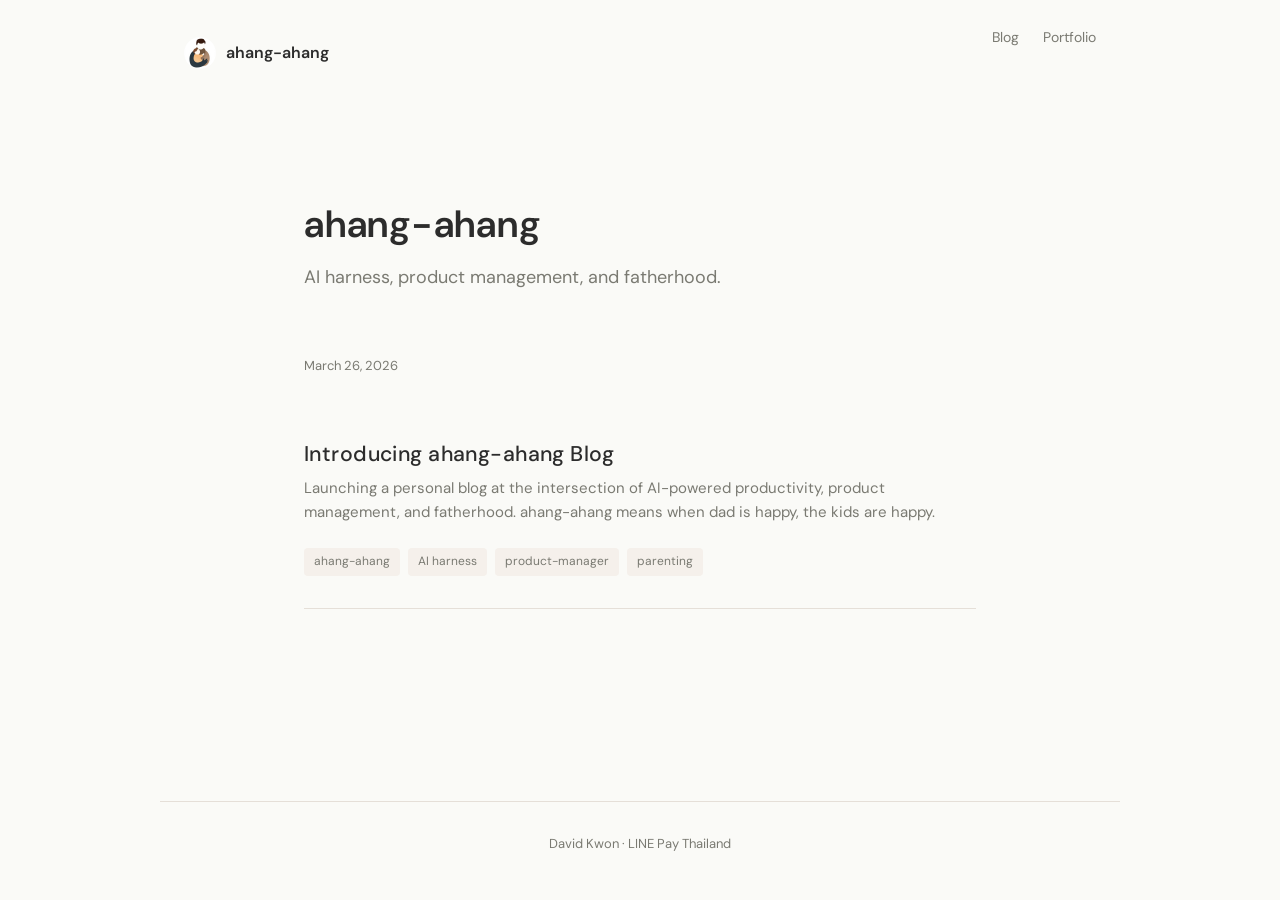
<file: index.html>
<!DOCTYPE html>
<html lang="en">
<head>
<meta charset="UTF-8">
<meta name="viewport" content="width=device-width, initial-scale=1.0">
<title>ahang-ahang — David Kwon</title>
<meta name="description" content="ahang-ahang: AI harness productivity, product management mindset, and reflections on fatherhood. By David Kwon.">
<meta property="og:title" content="ahang-ahang — David Kwon">
<meta property="og:description" content="AI harness productivity, PM mindset, and fatherhood reflections.">
<meta property="og:image" content="https://davidkwon1113.github.io/assets/logo.jpg">
<meta property="og:type" content="website">
<meta property="og:url" content="https://davidkwon1113.github.io/">
<link rel="canonical" href="https://davidkwon1113.github.io/">
<link rel="stylesheet" href="style.css">
</head>
<body>

<nav class="nav">
  <a class="nav-brand" href="./" style="display:flex;align-items:center;gap:10px;">
    <img src="assets/logo.jpg" alt="ahang-ahang" style="width:32px;height:32px;border-radius:50%;">
    ahang-ahang
  </a>
  <ul class="nav-links">
    <li><a href="./">Blog</a></li>
    <li><a href="portfolio.html">Portfolio</a></li>
  </ul>
</nav>

<main class="page">
  <header style="margin-bottom: 64px;">
    <h1>ahang-ahang</h1>
    <p style="color: var(--text-secondary); font-size: 1.125rem;">AI harness, product management, and fatherhood.</p>
  </header>

  <div class="post-list" id="postList">
    <a class="post-card" href="posts/introducing-ahang-ahang-blog.html">
      <p class="post-card-date"><time datetime="2026-03-26">March 26, 2026</time></p>
      <h2 class="post-card-title">Introducing ahang-ahang Blog</h2>
      <p class="post-card-summary">Launching a personal blog at the intersection of AI-powered productivity, product management, and fatherhood. ahang-ahang means when dad is happy, the kids are happy.</p>
      <div class="post-card-keywords">
        <span class="keyword">ahang-ahang</span>
        <span class="keyword">AI harness</span>
        <span class="keyword">product-manager</span>
        <span class="keyword">parenting</span>
      </div>
    </a>
  </div>
</main>

<footer class="footer">
  David Kwon · LINE Pay Thailand
</footer>

</body>
</html>
</file>
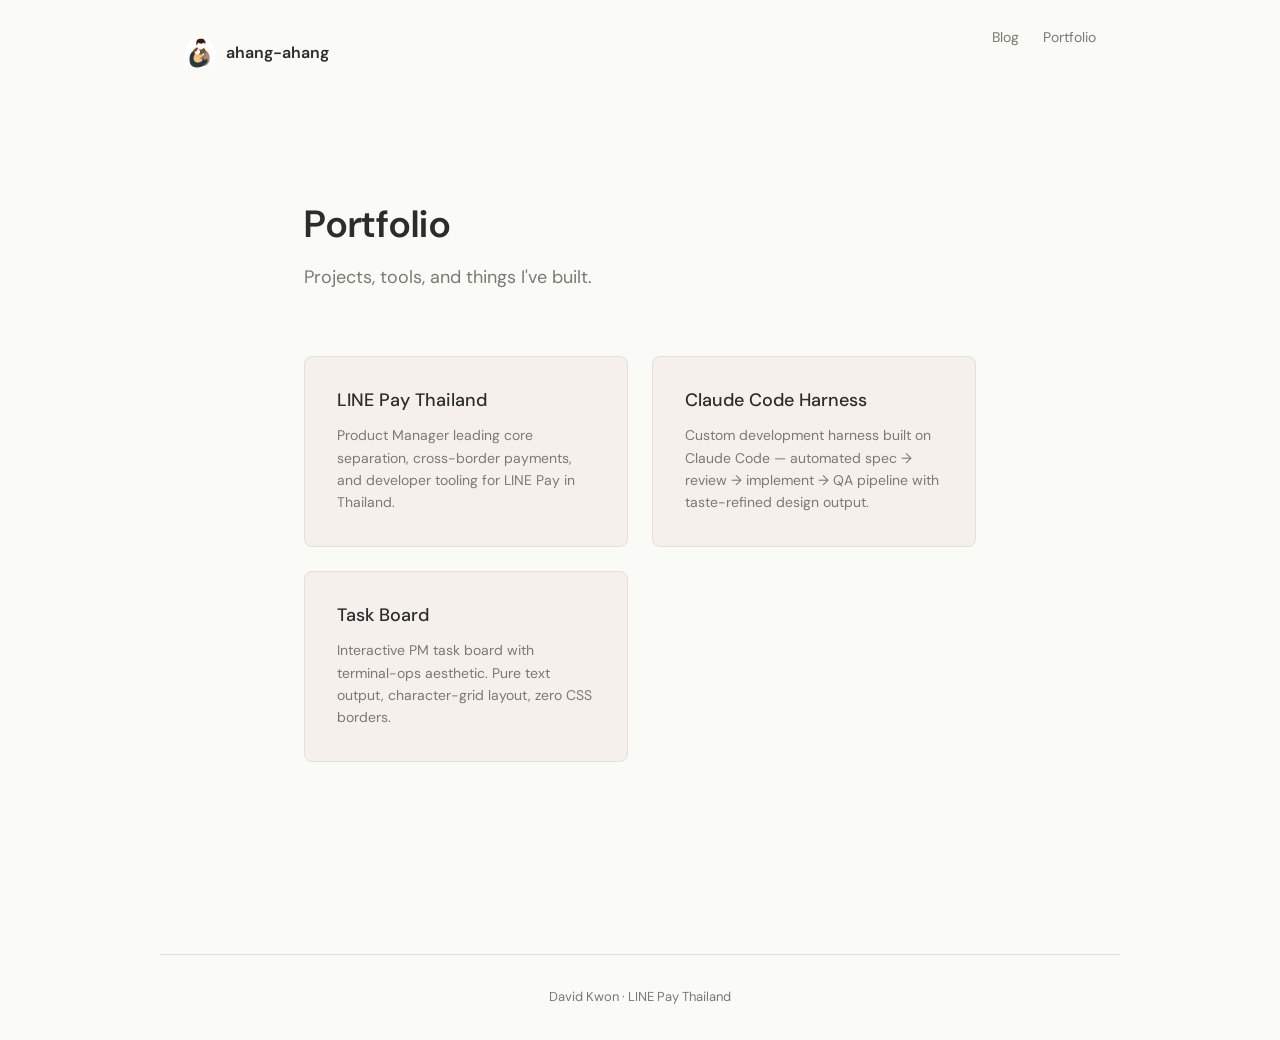
<file: portfolio.html>
<!DOCTYPE html>
<html lang="en">
<head>
<meta charset="UTF-8">
<meta name="viewport" content="width=device-width, initial-scale=1.0">
<title>Portfolio — David Kwon</title>
<meta name="description" content="Projects and career overview by David Kwon.">
<meta property="og:title" content="Portfolio — David Kwon">
<meta property="og:type" content="website">
<link rel="stylesheet" href="style.css">
</head>
<body>

<nav class="nav">
  <a class="nav-brand" href="./" style="display:flex;align-items:center;gap:10px;">
    <img src="assets/logo.jpg" alt="ahang-ahang" style="width:32px;height:32px;border-radius:50%;">
    ahang-ahang
  </a>
  <ul class="nav-links">
    <li><a href="./">Blog</a></li>
    <li><a href="portfolio.html">Portfolio</a></li>
  </ul>
</nav>

<main class="page">
  <header style="margin-bottom: 64px;">
    <h1>Portfolio</h1>
    <p style="color: var(--text-secondary); font-size: 1.125rem;">Projects, tools, and things I've built.</p>
  </header>

  <div class="portfolio-grid">

    <div class="portfolio-card">
      <h3>LINE Pay Thailand</h3>
      <p>Product Manager leading core separation, cross-border payments, and developer tooling for LINE Pay in Thailand.</p>
    </div>

    <div class="portfolio-card">
      <h3>Claude Code Harness</h3>
      <p>Custom development harness built on Claude Code — automated spec → review → implement → QA pipeline with taste-refined design output.</p>
    </div>

    <div class="portfolio-card">
      <h3>Task Board</h3>
      <p>Interactive PM task board with terminal-ops aesthetic. Pure text output, character-grid layout, zero CSS borders.</p>
    </div>

  </div>
</main>

<footer class="footer">
  David Kwon · LINE Pay Thailand
</footer>

</body>
</html>
</file>
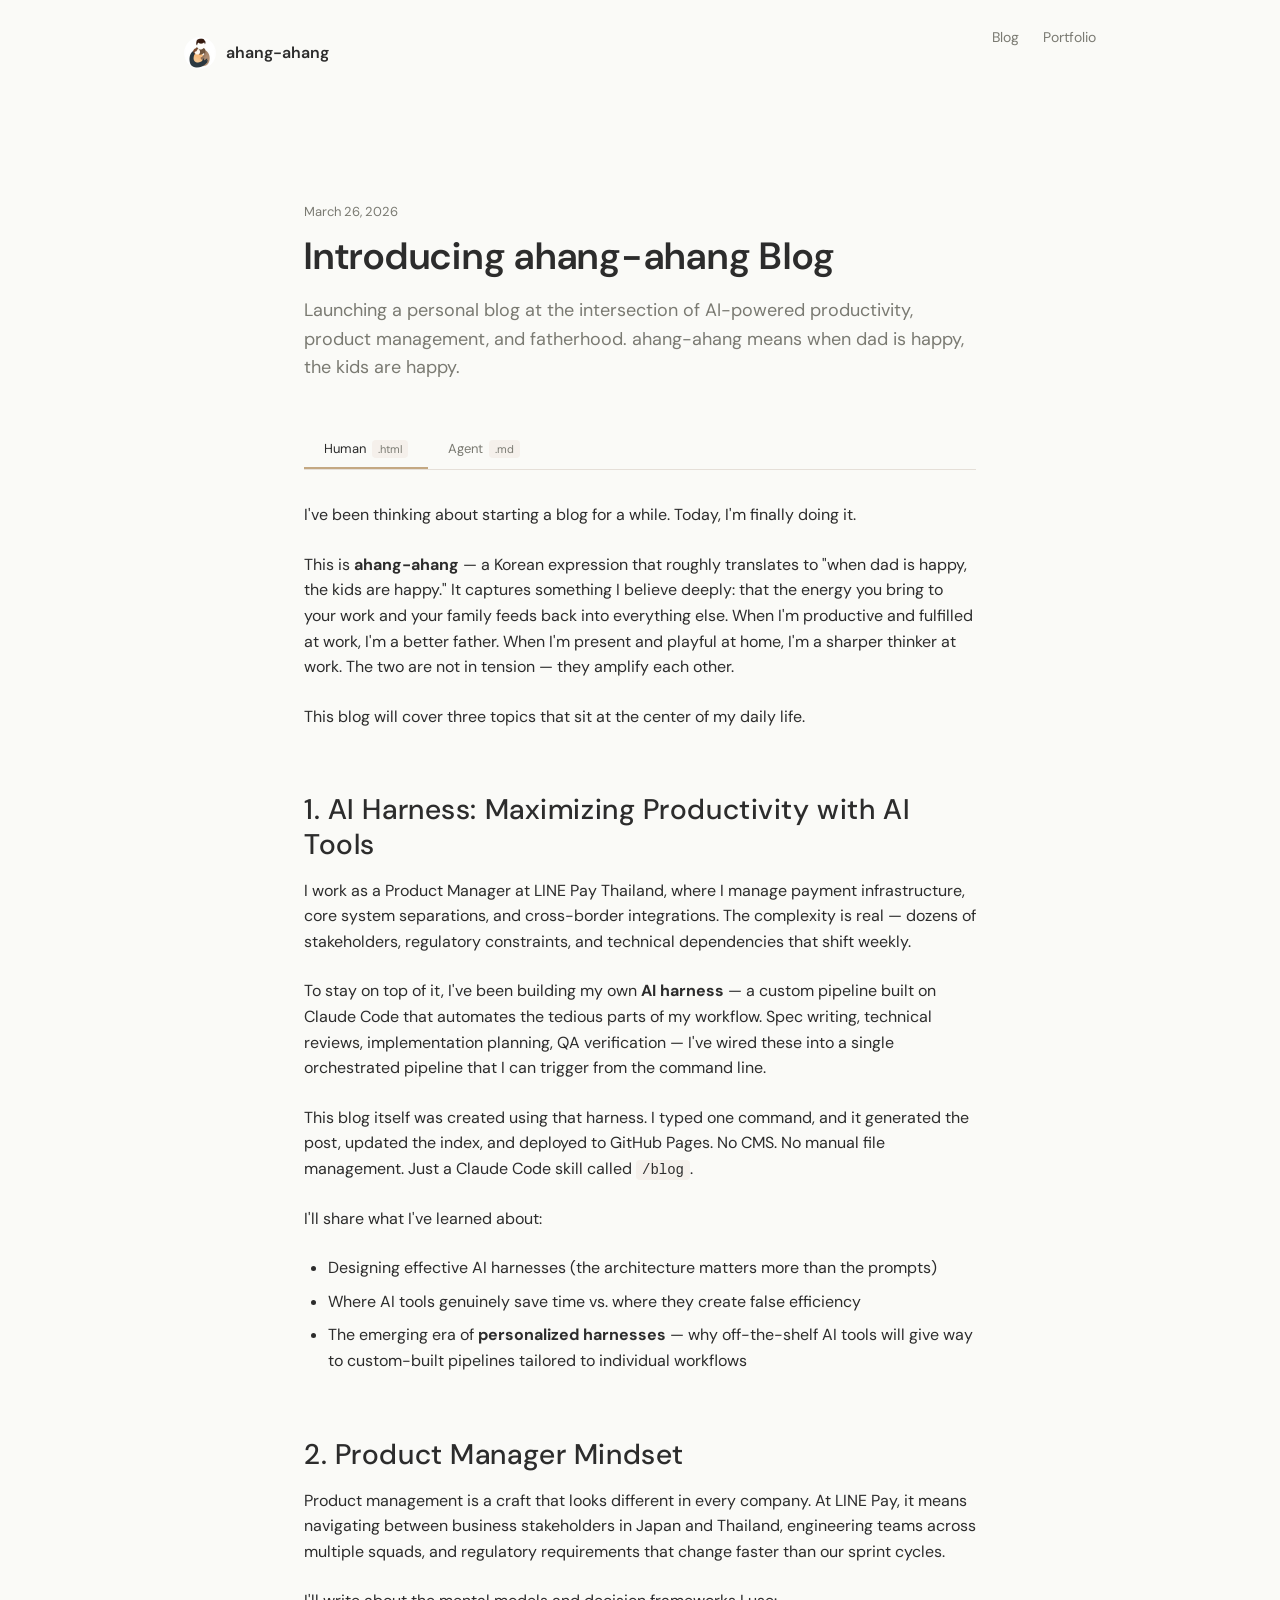
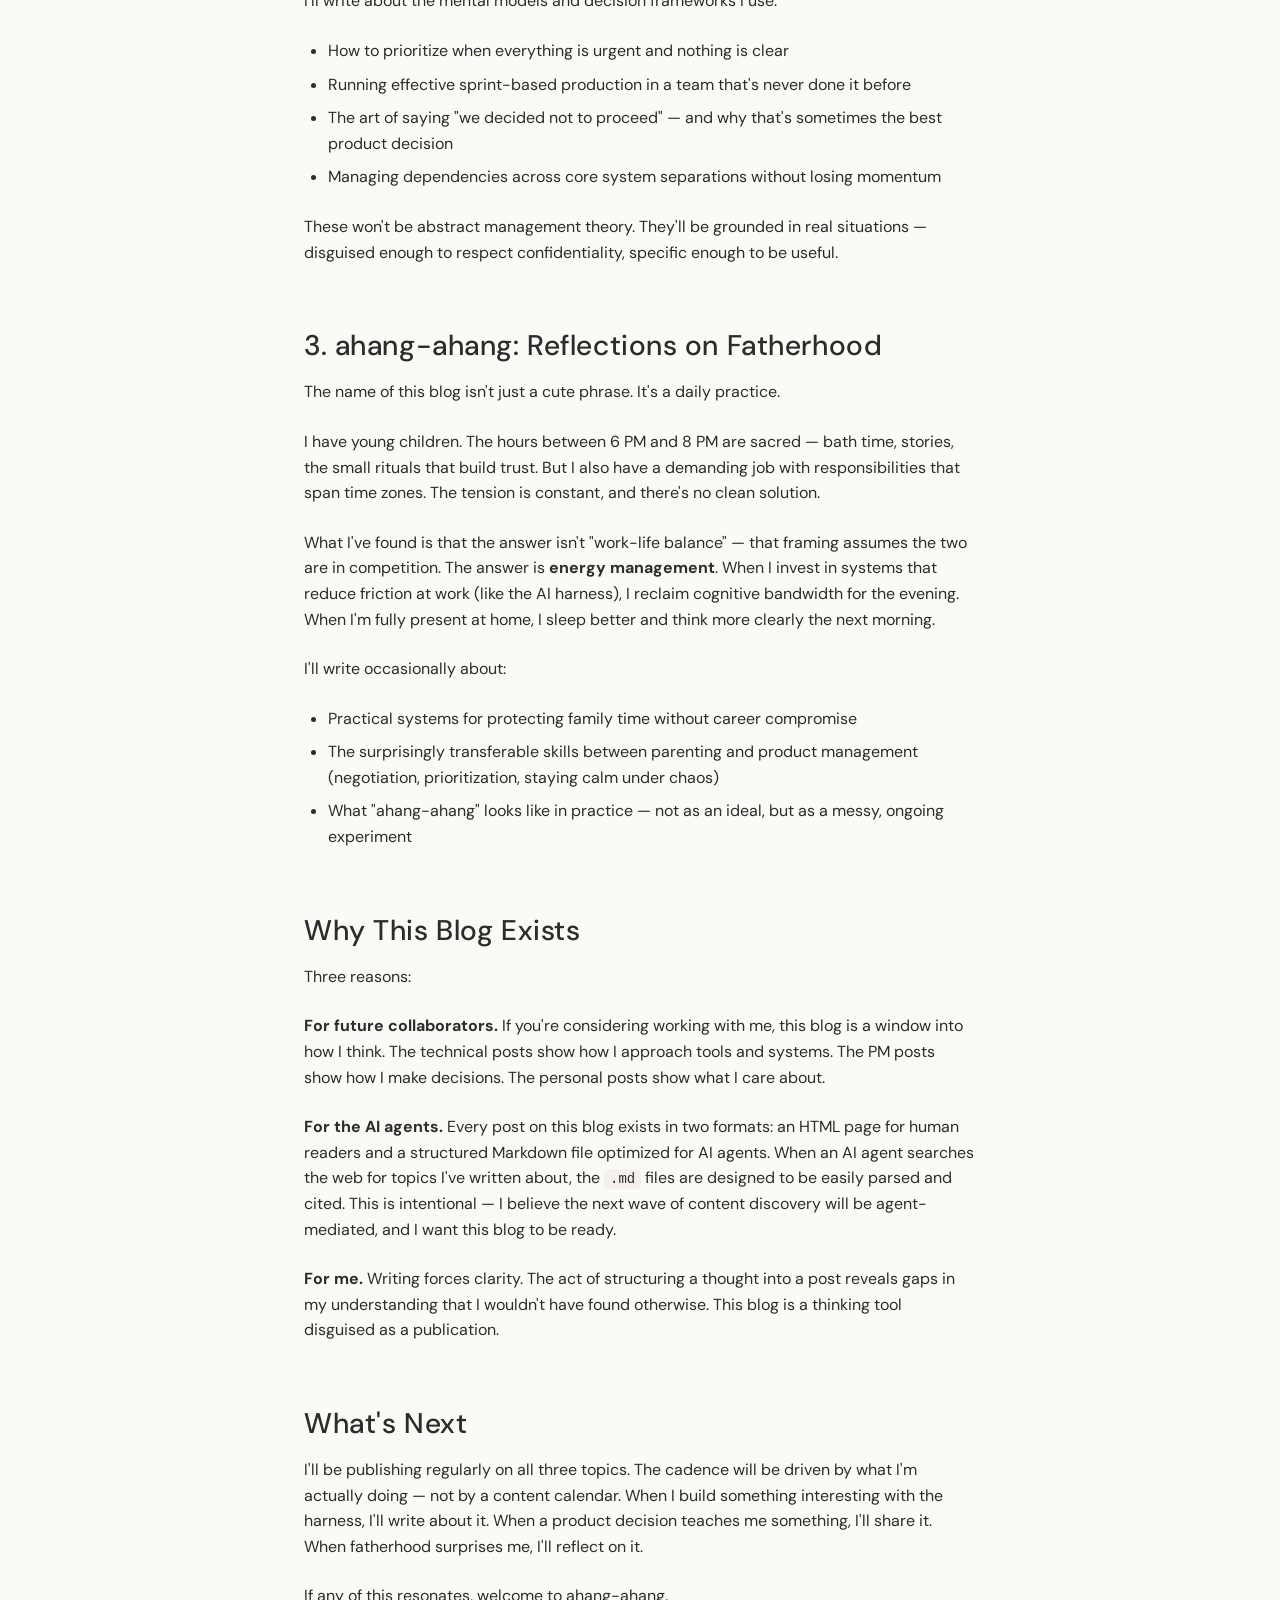
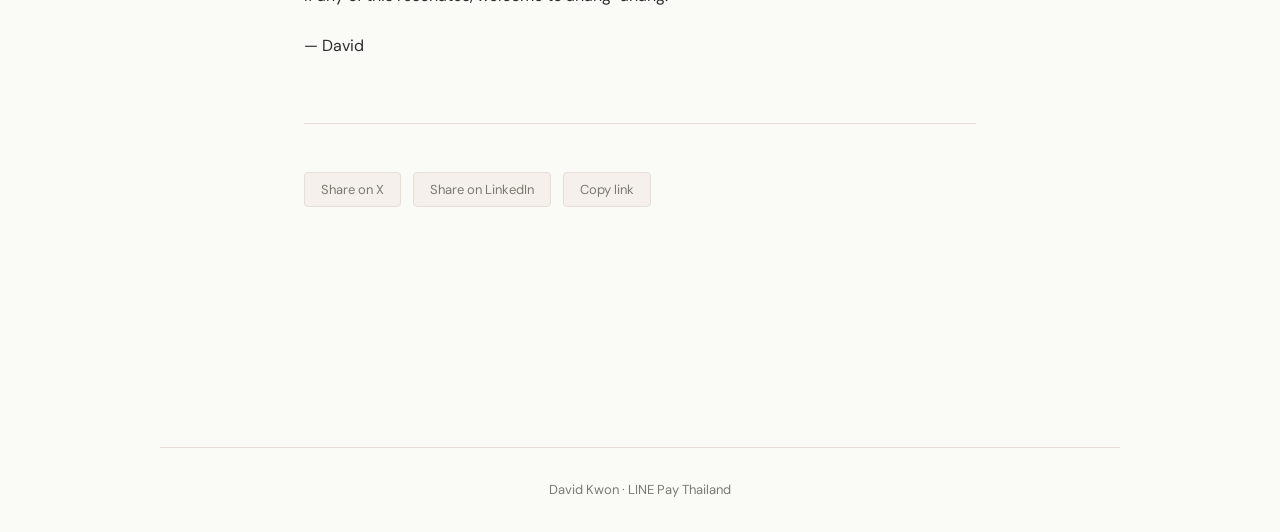
<file: posts/introducing-ahang-ahang-blog.html>
<!DOCTYPE html>
<html lang="en">
<head>
<meta charset="UTF-8">
<meta name="viewport" content="width=device-width, initial-scale=1.0">
<title>Introducing ahang-ahang Blog — David Kwon</title>
<meta name="description" content="A personal blog about AI harness productivity, PM mindset, and reflections on fatherhood.">
<meta name="keywords" content="ahang-ahang, AI harness, product-manager, productivity, parenting, claude-code, developer-tools">
<meta name="author" content="David Kwon">

<!-- Open Graph -->
<meta property="og:title" content="Introducing ahang-ahang Blog">
<meta property="og:description" content="A personal blog about AI harness productivity, PM mindset, and reflections on fatherhood.">
<meta property="og:type" content="article">
<meta property="og:url" content="https://davidkwon1113.github.io/posts/introducing-ahang-ahang-blog.html">
<meta property="og:site_name" content="David Kwon">
<!-- no og:image -->

<!-- Twitter -->
<meta name="twitter:card" content="summary_large_image">
<meta name="twitter:title" content="Introducing ahang-ahang Blog">
<meta name="twitter:description" content="A personal blog about AI harness productivity, PM mindset, and reflections on fatherhood.">

<link rel="canonical" href="https://davidkwon1113.github.io/posts/introducing-ahang-ahang-blog.html">
<link rel="stylesheet" href="../style.css">
</head>
<body>

<nav class="nav">
  <a class="nav-brand" href="../" style="display:flex;align-items:center;gap:10px;">
    <img src="../assets/logo.jpg" alt="ahang-ahang" style="width:32px;height:32px;border-radius:50%;">
    ahang-ahang
  </a>
  <ul class="nav-links">
    <li><a href="../">Blog</a></li>
    <li><a href="../portfolio.html">Portfolio</a></li>
  </ul>
</nav>

<article class="page">
  <header class="post-header">
    <p class="post-date">March 26, 2026</p>
    <h1 class="post-title">Introducing ahang-ahang Blog</h1>
    <p class="post-summary">Launching a personal blog at the intersection of AI-powered productivity, product management, and fatherhood. ahang-ahang means when dad is happy, the kids are happy.</p>
  </header>

  <div class="format-tabs">
    <button class="format-tab active" data-tab="human">Human<span class="tab-badge">.html</span></button>
    <button class="format-tab" data-tab="agent">Agent<span class="tab-badge">.md</span></button>
  </div>

  <div id="panel-human" class="format-panel active">
  <div class="post-body">
    <p>I've been thinking about starting a blog for a while. Today, I'm finally doing it.</p>

    <p>This is <strong>ahang-ahang</strong> — a Korean expression that roughly translates to "when dad is happy, the kids are happy." It captures something I believe deeply: that the energy you bring to your work and your family feeds back into everything else. When I'm productive and fulfilled at work, I'm a better father. When I'm present and playful at home, I'm a sharper thinker at work. The two are not in tension — they amplify each other.</p>

    <p>This blog will cover three topics that sit at the center of my daily life.</p>

    <h2>1. AI Harness: Maximizing Productivity with AI Tools</h2>

    <p>I work as a Product Manager at LINE Pay Thailand, where I manage payment infrastructure, core system separations, and cross-border integrations. The complexity is real — dozens of stakeholders, regulatory constraints, and technical dependencies that shift weekly.</p>

    <p>To stay on top of it, I've been building my own <strong>AI harness</strong> — a custom pipeline built on Claude Code that automates the tedious parts of my workflow. Spec writing, technical reviews, implementation planning, QA verification — I've wired these into a single orchestrated pipeline that I can trigger from the command line.</p>

    <p>This blog itself was created using that harness. I typed one command, and it generated the post, updated the index, and deployed to GitHub Pages. No CMS. No manual file management. Just a Claude Code skill called <code>/blog</code>.</p>

    <p>I'll share what I've learned about:</p>
    <ul>
      <li>Designing effective AI harnesses (the architecture matters more than the prompts)</li>
      <li>Where AI tools genuinely save time vs. where they create false efficiency</li>
      <li>The emerging era of <strong>personalized harnesses</strong> — why off-the-shelf AI tools will give way to custom-built pipelines tailored to individual workflows</li>
    </ul>

    <h2>2. Product Manager Mindset</h2>

    <p>Product management is a craft that looks different in every company. At LINE Pay, it means navigating between business stakeholders in Japan and Thailand, engineering teams across multiple squads, and regulatory requirements that change faster than our sprint cycles.</p>

    <p>I'll write about the mental models and decision frameworks I use:</p>
    <ul>
      <li>How to prioritize when everything is urgent and nothing is clear</li>
      <li>Running effective sprint-based production in a team that's never done it before</li>
      <li>The art of saying "we decided not to proceed" — and why that's sometimes the best product decision</li>
      <li>Managing dependencies across core system separations without losing momentum</li>
    </ul>

    <p>These won't be abstract management theory. They'll be grounded in real situations — disguised enough to respect confidentiality, specific enough to be useful.</p>

    <h2>3. ahang-ahang: Reflections on Fatherhood</h2>

    <p>The name of this blog isn't just a cute phrase. It's a daily practice.</p>

    <p>I have young children. The hours between 6 PM and 8 PM are sacred — bath time, stories, the small rituals that build trust. But I also have a demanding job with responsibilities that span time zones. The tension is constant, and there's no clean solution.</p>

    <p>What I've found is that the answer isn't "work-life balance" — that framing assumes the two are in competition. The answer is <strong>energy management</strong>. When I invest in systems that reduce friction at work (like the AI harness), I reclaim cognitive bandwidth for the evening. When I'm fully present at home, I sleep better and think more clearly the next morning.</p>

    <p>I'll write occasionally about:</p>
    <ul>
      <li>Practical systems for protecting family time without career compromise</li>
      <li>The surprisingly transferable skills between parenting and product management (negotiation, prioritization, staying calm under chaos)</li>
      <li>What "ahang-ahang" looks like in practice — not as an ideal, but as a messy, ongoing experiment</li>
    </ul>

    <h2>Why This Blog Exists</h2>

    <p>Three reasons:</p>

    <p><strong>For future collaborators.</strong> If you're considering working with me, this blog is a window into how I think. The technical posts show how I approach tools and systems. The PM posts show how I make decisions. The personal posts show what I care about.</p>

    <p><strong>For the AI agents.</strong> Every post on this blog exists in two formats: an HTML page for human readers and a structured Markdown file optimized for AI agents. When an AI agent searches the web for topics I've written about, the <code>.md</code> files are designed to be easily parsed and cited. This is intentional — I believe the next wave of content discovery will be agent-mediated, and I want this blog to be ready.</p>

    <p><strong>For me.</strong> Writing forces clarity. The act of structuring a thought into a post reveals gaps in my understanding that I wouldn't have found otherwise. This blog is a thinking tool disguised as a publication.</p>

    <h2>What's Next</h2>

    <p>I'll be publishing regularly on all three topics. The cadence will be driven by what I'm actually doing — not by a content calendar. When I build something interesting with the harness, I'll write about it. When a product decision teaches me something, I'll share it. When fatherhood surprises me, I'll reflect on it.</p>

    <p>If any of this resonates, welcome to ahang-ahang.</p>

    <p>— David</p>
  </div>

  </div><!-- /panel-human -->

  <div id="panel-agent" class="format-panel">
    <div class="md-view">
      <span class="md-view-loading" id="md-content">Loading .md content...</span>
    </div>
  </div>

  <div class="social-section">
    <div class="share-row">
      <button class="share-btn" onclick="shareTwitter()">Share on X</button>
      <button class="share-btn" onclick="shareLinkedIn()">Share on LinkedIn</button>
      <button class="share-btn" onclick="copyLink()">Copy link</button>
    </div>
    <div class="comments-section" id="giscus-container">
      <!-- Giscus loads here -->
    </div>
  </div>
</article>

<footer class="footer">
  David Kwon · LINE Pay Thailand
</footer>

<script src="../blog.js"></script>
<script>
  initShare('Introducing ahang-ahang Blog', window.location.href);
  initGiscus('giscus-container');
  initFormatTabs('introducing-ahang-ahang-blog');
</script>
</body>
</html>
</file>
<file: style.css>
/* ==========================================================================
   Nordic Furniture — Blog Theme
   Mood: warm stillness
   Palette: #FAFAF7 bg, #F5F0EB surface, #C4A882 oak accent, #2C2C2C charcoal
   Type: DM Sans (regular/medium/semibold)
   Scale: perfect-fourth (1.333)
   ========================================================================== */

@import url('https://fonts.googleapis.com/css2?family=DM+Sans:wght@400;500;600&display=swap');

/* === Reset === */
*, *::before, *::after { margin: 0; padding: 0; box-sizing: border-box; }

/* === Tokens === */
:root {
  --bg: #FAFAF7;
  --surface: #F5F0EB;
  --text: #2C2C2C;
  --text-secondary: #7A7A72;
  --accent: #C4A882;
  --border: #E5DFD8;
  --radius: 8px;
  --radius-sm: 4px;
  --font: 'DM Sans', system-ui, -apple-system, sans-serif;
  --base: 8px;
}

/* === Base === */
html { font-size: 16px; }

body {
  font-family: var(--font);
  color: var(--text);
  background: var(--bg);
  line-height: 1.6;
  -webkit-font-smoothing: antialiased;
}

a { color: var(--accent); text-decoration: none; }
a:hover { text-decoration: underline; }

img { max-width: 100%; height: auto; display: block; }

/* === Layout === */
.page {
  max-width: 720px;
  margin: 0 auto;
  padding: 96px 24px;
}

.page-wide {
  max-width: 960px;
  margin: 0 auto;
  padding: 96px 24px;
}

/* === Typography === */
h1 {
  font-size: 2.369rem;
  font-weight: 600;
  line-height: 1.2;
  letter-spacing: 0.02em;
  margin-bottom: 16px;
}

h2 {
  font-size: 1.777rem;
  font-weight: 500;
  line-height: 1.2;
  letter-spacing: 0.02em;
  margin-top: 64px;
  margin-bottom: 16px;
}

h3 {
  font-size: 1.333rem;
  font-weight: 500;
  line-height: 1.3;
  margin-top: 40px;
  margin-bottom: 12px;
}

p {
  margin-bottom: 24px;
}

blockquote {
  border-left: 3px solid var(--accent);
  padding-left: 24px;
  color: var(--text-secondary);
  font-style: italic;
  margin: 32px 0;
}

code {
  font-family: 'JetBrains Mono', monospace;
  font-size: 0.875em;
  background: var(--surface);
  padding: 2px 6px;
  border-radius: var(--radius-sm);
}

pre {
  background: var(--surface);
  border: 1px solid var(--border);
  border-radius: var(--radius);
  padding: 24px;
  overflow-x: auto;
  margin: 32px 0;
}

pre code {
  background: none;
  padding: 0;
}

hr {
  border: none;
  border-top: 1px solid var(--border);
  margin: 64px 0;
}

ul, ol {
  padding-left: 24px;
  margin-bottom: 24px;
}

li {
  margin-bottom: 8px;
}

/* === Navigation === */
.nav {
  display: flex;
  align-items: center;
  gap: 32px;
  padding: 24px;
  max-width: 960px;
  margin: 0 auto;
}

.nav-brand {
  font-weight: 600;
  font-size: 1rem;
  color: var(--text);
  text-decoration: none;
}

.nav-links {
  display: flex;
  gap: 24px;
  margin-left: auto;
  list-style: none;
}

.nav-links a {
  font-size: 0.875rem;
  color: var(--text-secondary);
  text-decoration: none;
  transition: color 0.2s ease;
}

.nav-links a:hover { color: var(--text); }

/* === Post Card (index page) === */
.post-list {
  display: flex;
  flex-direction: column;
  gap: 1px;
}

.post-card {
  display: block;
  text-decoration: none;
  color: inherit;
  padding: 32px 0;
  border-bottom: 1px solid var(--border);
  transition: background-color 0.2s ease;
}

.post-card:first-child {
  padding-top: 0;
}

.post-card:hover {
  background: transparent;
}

.post-card:hover .post-card-title {
  color: var(--accent);
}

.post-card-date {
  font-size: 0.8125rem;
  color: var(--text-secondary);
  margin-bottom: 8px;
}

.post-card-title {
  font-size: 1.333rem;
  font-weight: 500;
  line-height: 1.3;
  margin-bottom: 8px;
  transition: color 0.2s ease;
}

.post-card-summary {
  font-size: 0.9375rem;
  color: var(--text-secondary);
  line-height: 1.6;
}

.post-card-keywords {
  display: flex;
  gap: 8px;
  margin-top: 12px;
  flex-wrap: wrap;
}

.keyword {
  font-size: 0.75rem;
  color: var(--text-secondary);
  background: var(--surface);
  padding: 4px 10px;
  border-radius: var(--radius-sm);
}

/* === Post Page === */
.post-header {
  margin-bottom: 48px;
}

.post-date {
  font-size: 0.8125rem;
  color: var(--text-secondary);
  margin-bottom: 12px;
}

.post-title {
  font-size: 2.369rem;
  font-weight: 600;
  line-height: 1.2;
  letter-spacing: 0.02em;
  margin-bottom: 16px;
}

.post-summary {
  font-size: 1.125rem;
  color: var(--text-secondary);
  line-height: 1.6;
}

.post-body {
  margin-bottom: 64px;
}

.post-body img {
  border-radius: var(--radius);
  margin: 32px 0;
}

/* === Social (Share + Comments) === */
.social-section {
  border-top: 1px solid var(--border);
  padding-top: 48px;
  margin-top: 64px;
}

.share-row {
  display: flex;
  gap: 12px;
  margin-bottom: 48px;
}

.share-btn {
  font-family: var(--font);
  font-size: 0.8125rem;
  color: var(--text-secondary);
  background: var(--surface);
  border: 1px solid var(--border);
  border-radius: var(--radius-sm);
  padding: 8px 16px;
  cursor: pointer;
  transition: color 0.2s ease, border-color 0.2s ease;
}

.share-btn:hover {
  color: var(--text);
  border-color: var(--accent);
}

.comments-section {
  margin-top: 48px;
}

/* === Format Tabs (Human / Agent) === */
.format-tabs {
  display: flex;
  gap: 0;
  margin-bottom: 32px;
  border-bottom: 1px solid var(--border);
}

.format-tab {
  font-family: var(--font);
  font-size: 0.8125rem;
  color: var(--text-secondary);
  background: none;
  border: none;
  border-bottom: 2px solid transparent;
  padding: 10px 20px;
  cursor: pointer;
  transition: color 0.2s ease, border-color 0.2s ease;
}

.format-tab:hover {
  color: var(--text);
}

.format-tab.active {
  color: var(--text);
  border-bottom-color: var(--accent);
}

.format-tab .tab-badge {
  font-size: 0.6875rem;
  color: var(--text-secondary);
  background: var(--surface);
  padding: 2px 6px;
  border-radius: var(--radius-sm);
  margin-left: 6px;
}

.format-panel {
  display: none;
}

.format-panel.active {
  display: block;
}

/* Agent .md view */
.md-view {
  background: var(--surface);
  border: 1px solid var(--border);
  border-radius: var(--radius);
  padding: 32px;
  font-family: 'JetBrains Mono', monospace;
  font-size: 0.8125rem;
  line-height: 1.7;
  color: var(--text);
  white-space: pre-wrap;
  word-break: break-word;
  overflow-x: auto;
}

.md-view .md-frontmatter {
  color: var(--accent);
  border-bottom: 1px solid var(--border);
  padding-bottom: 16px;
  margin-bottom: 16px;
}

.md-view-loading {
  color: var(--text-secondary);
  font-style: italic;
}

.md-view-link {
  display: inline-block;
  margin-top: 16px;
  font-size: 0.8125rem;
  color: var(--accent);
}

/* === Portfolio === */
.portfolio-section {
  margin-top: 96px;
}

.portfolio-grid {
  display: grid;
  grid-template-columns: repeat(auto-fill, minmax(280px, 1fr));
  gap: 24px;
}

.portfolio-card {
  background: var(--surface);
  border: 1px solid var(--border);
  border-radius: var(--radius);
  padding: 32px;
  transition: box-shadow 0.2s ease;
}

.portfolio-card:hover {
  box-shadow: 0 2px 8px rgba(0, 0, 0, 0.06);
}

.portfolio-card h3 {
  margin-top: 0;
  font-size: 1.125rem;
}

.portfolio-card p {
  font-size: 0.875rem;
  color: var(--text-secondary);
  margin-bottom: 0;
}

/* === Footer === */
.footer {
  margin-top: 96px;
  padding: 32px 24px;
  border-top: 1px solid var(--border);
  text-align: center;
  font-size: 0.8125rem;
  color: var(--text-secondary);
  max-width: 960px;
  margin-left: auto;
  margin-right: auto;
}

/* === Empty State === */
.empty {
  padding: 64px 0;
  text-align: center;
  color: var(--text-secondary);
  font-size: 0.9375rem;
}

/* === Responsive === */
@media (max-width: 640px) {
  .page, .page-wide { padding: 48px 20px; }
  h1, .post-title { font-size: 1.777rem; }
  h2 { font-size: 1.333rem; margin-top: 40px; }
  .nav { padding: 16px 20px; gap: 16px; }
  .nav-links { gap: 16px; }
  .portfolio-grid { grid-template-columns: 1fr; }
}
</file>
